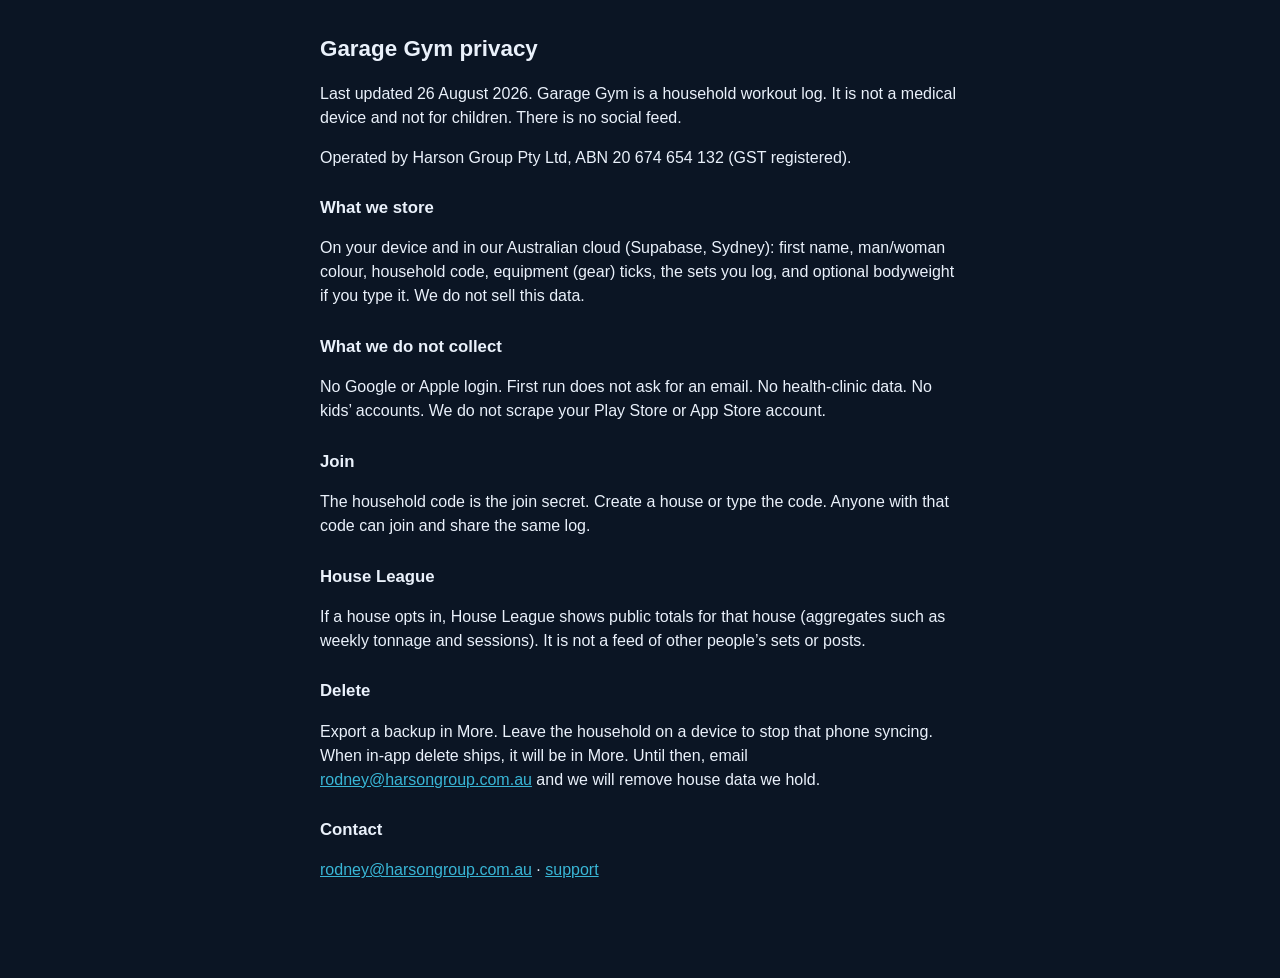
<file: privacy.html>
<!DOCTYPE html>
<html lang="en">
<head>
<meta charset="UTF-8">
<meta name="viewport" content="width=device-width, initial-scale=1">
<title>Garage Gym — Privacy</title>
<style>
body{font-family:-apple-system,Segoe UI,Roboto,sans-serif;max-width:40rem;margin:2rem auto;padding:0 1.2rem 3rem;line-height:1.5;color:#eaf1fb;background:#0b1524}
a{color:#39b6d6}
h1{font-size:1.4rem}
h2{font-size:1.05rem;margin-top:1.6rem}
</style>
</head>
<body>
<h1>Garage Gym privacy</h1>
<p>Last updated 26 August 2026. Garage Gym is a household workout log. It is not a medical device and not for children. There is no social feed.</p>
<p>Operated by Harson Group Pty Ltd, ABN 20 674 654 132 (GST registered).</p>
<h2>What we store</h2>
<p>On your device and in our Australian cloud (Supabase, Sydney): first name, man/woman colour, household code, equipment (gear) ticks, the sets you log, and optional bodyweight if you type it. We do not sell this data.</p>
<h2>What we do not collect</h2>
<p>No Google or Apple login. First run does not ask for an email. No health-clinic data. No kids’ accounts. We do not scrape your Play Store or App Store account.</p>
<h2>Join</h2>
<p>The household code is the join secret. Create a house or type the code. Anyone with that code can join and share the same log.</p>
<h2>House League</h2>
<p>If a house opts in, House League shows public totals for that house (aggregates such as weekly tonnage and sessions). It is not a feed of other people’s sets or posts.</p>
<h2>Delete</h2>
<p>Export a backup in More. Leave the household on a device to stop that phone syncing. When in-app delete ships, it will be in More. Until then, email <a href="mailto:rodney@harsongroup.com.au">rodney@harsongroup.com.au</a> and we will remove house data we hold.</p>
<h2>Contact</h2>
<p><a href="mailto:rodney@harsongroup.com.au">rodney@harsongroup.com.au</a> · <a href="support.html">support</a></p>
</body>
</html>
</file>
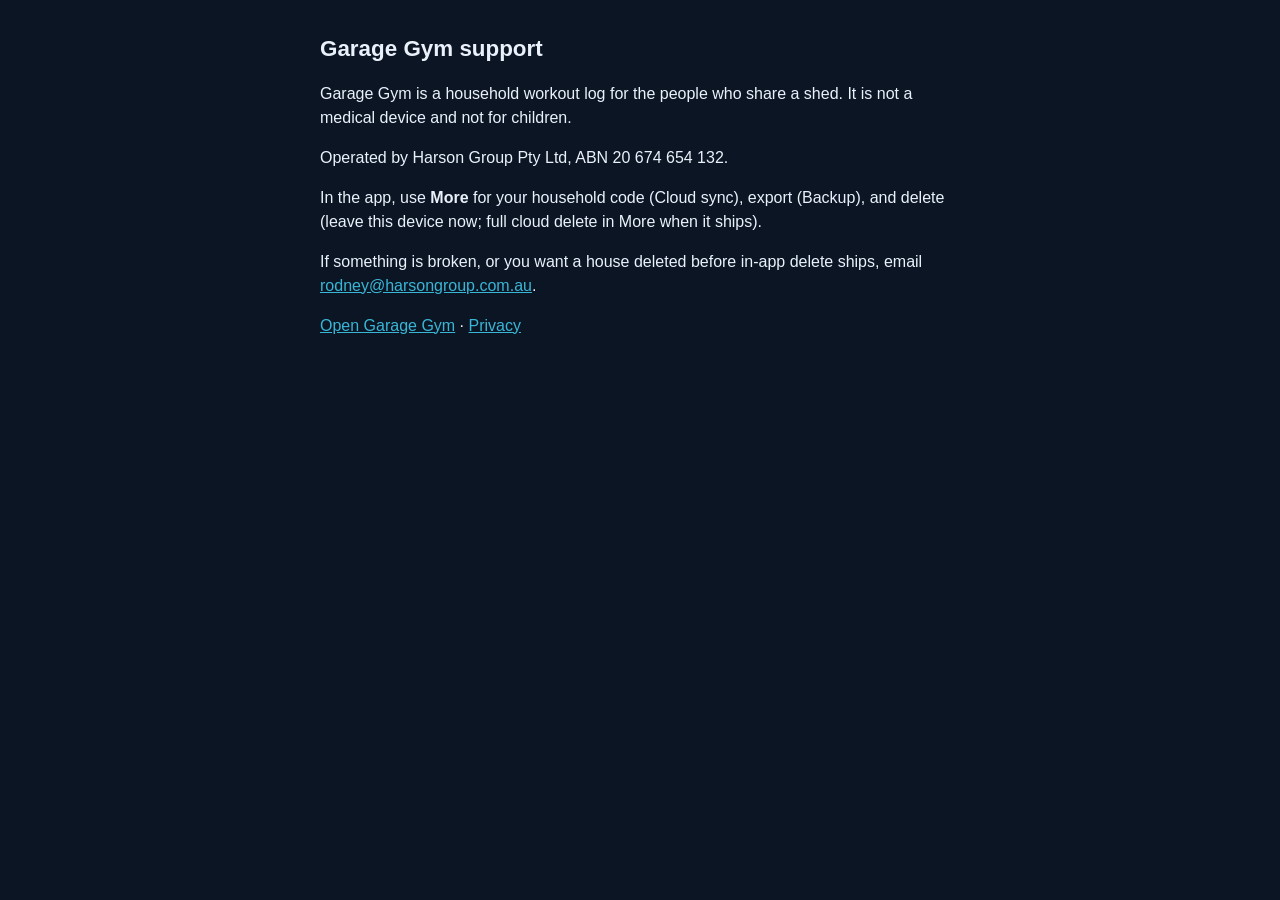
<file: support.html>
<!DOCTYPE html>
<html lang="en">
<head>
<meta charset="UTF-8">
<meta name="viewport" content="width=device-width, initial-scale=1">
<title>Garage Gym — Support</title>
<style>
body{font-family:-apple-system,Segoe UI,Roboto,sans-serif;max-width:40rem;margin:2rem auto;padding:0 1.2rem 3rem;line-height:1.5;color:#eaf1fb;background:#0b1524}
a{color:#39b6d6}
h1{font-size:1.4rem}
</style>
</head>
<body>
<h1>Garage Gym support</h1>
<p>Garage Gym is a household workout log for the people who share a shed. It is not a medical device and not for children.</p>
<p>Operated by Harson Group Pty Ltd, ABN 20 674 654 132.</p>
<p>In the app, use <b>More</b> for your household code (Cloud sync), export (Backup), and delete (leave this device now; full cloud delete in More when it ships).</p>
<p>If something is broken, or you want a house deleted before in-app delete ships, email <a href="mailto:rodney@harsongroup.com.au">rodney@harsongroup.com.au</a>.</p>
<p><a href="index.html">Open Garage Gym</a> · <a href="privacy.html">Privacy</a></p>
</body>
</html>
</file>
